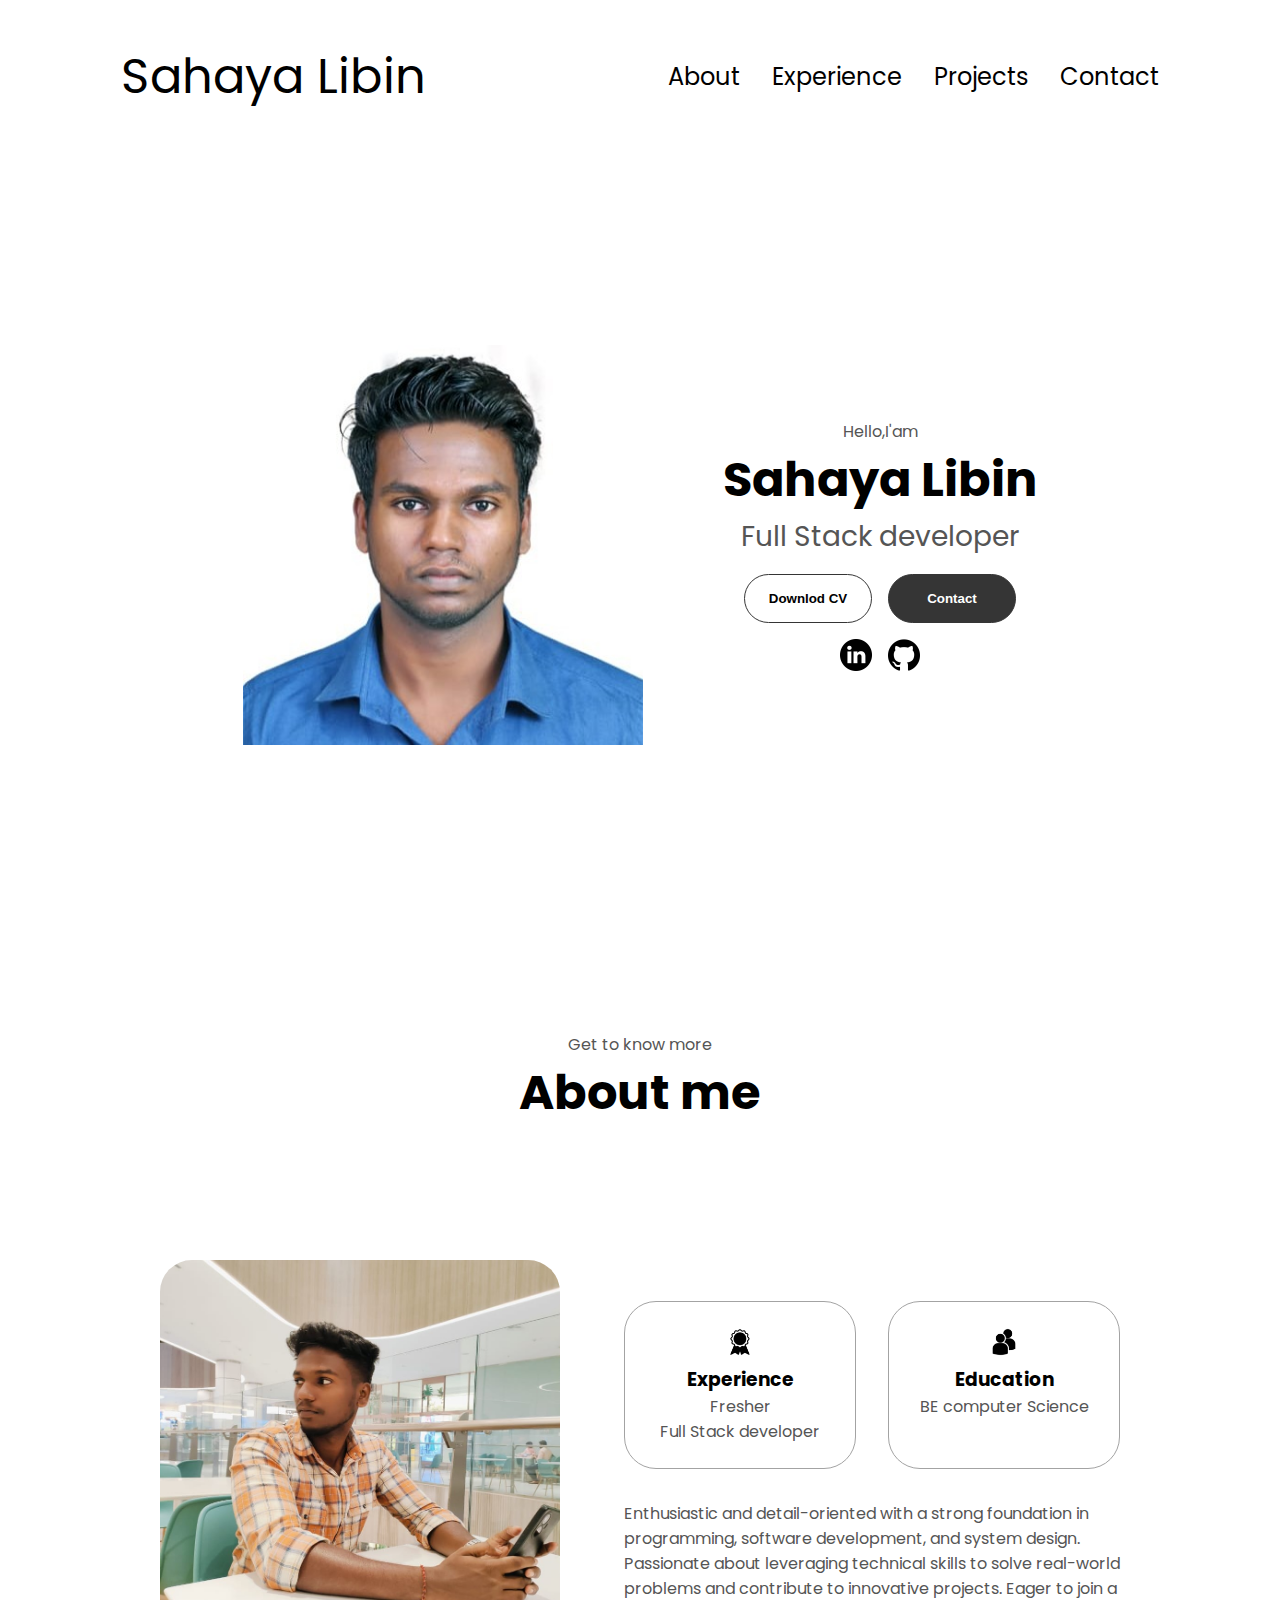
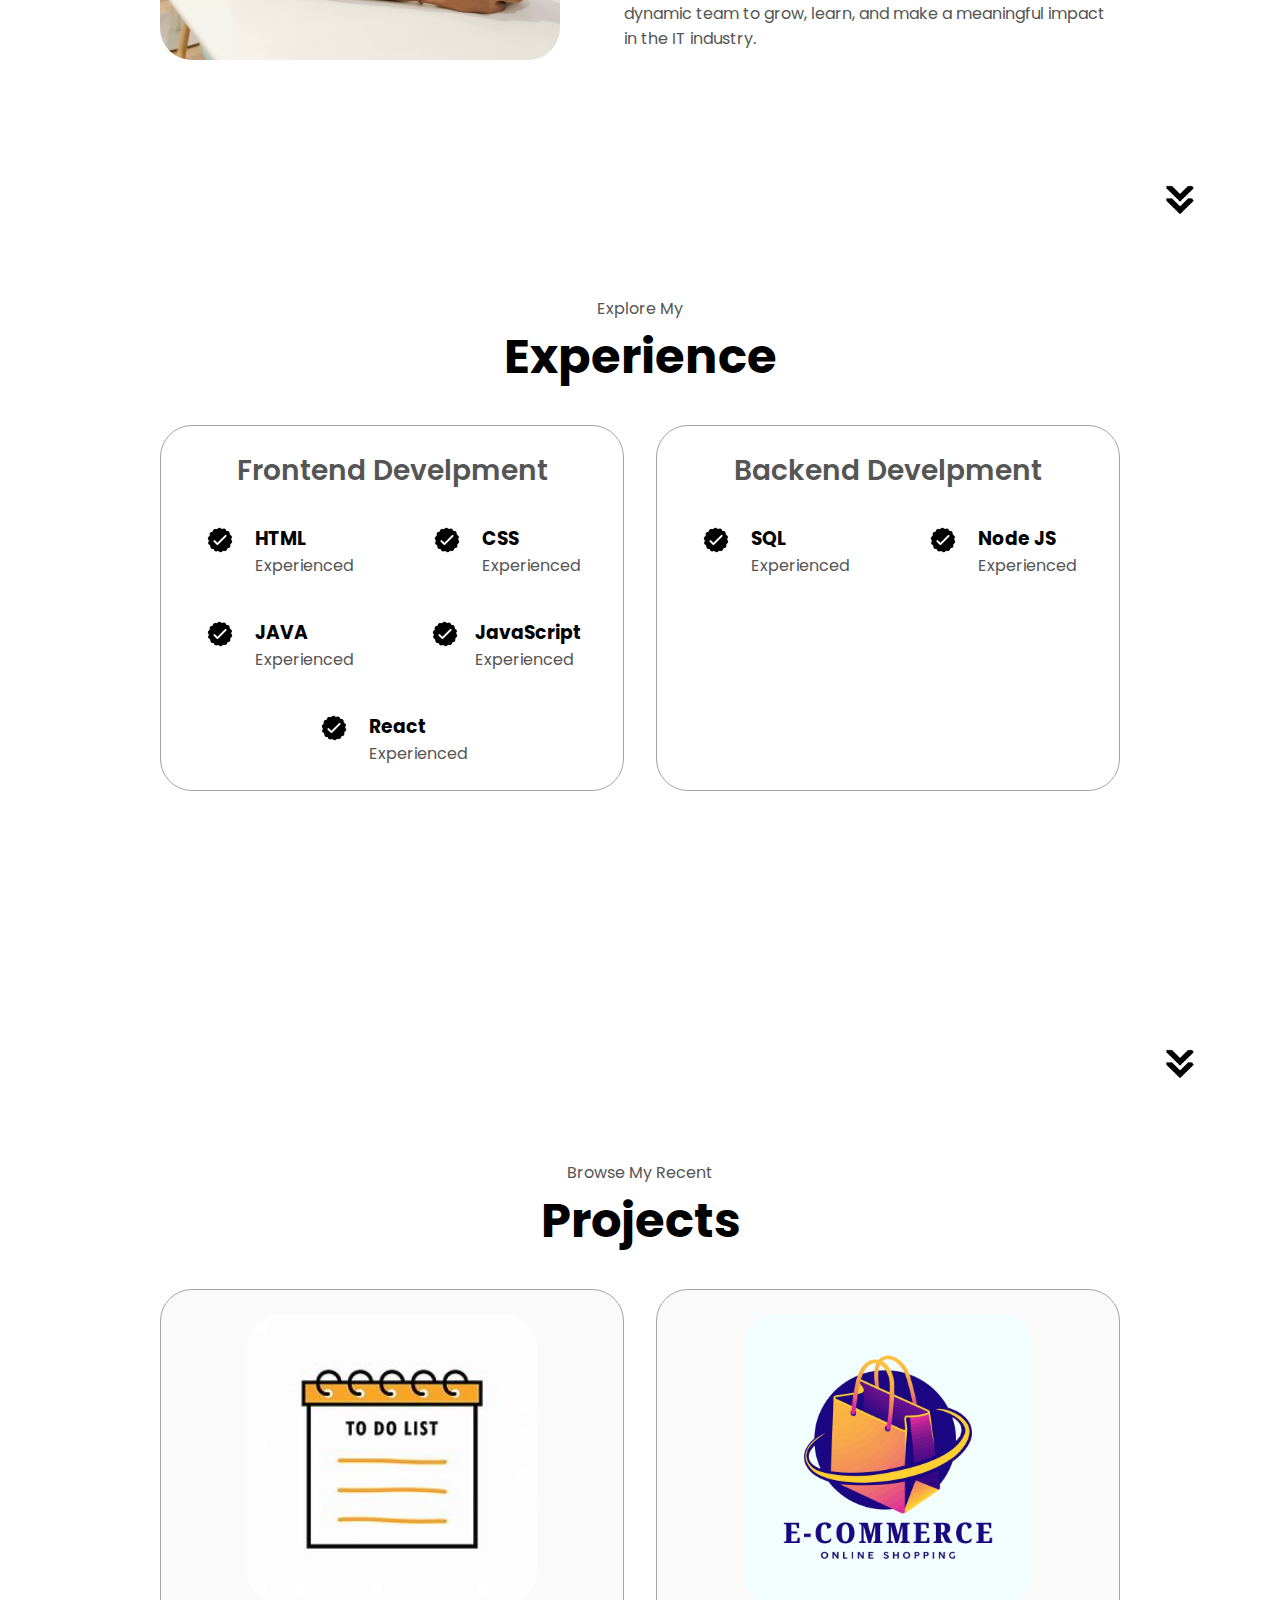
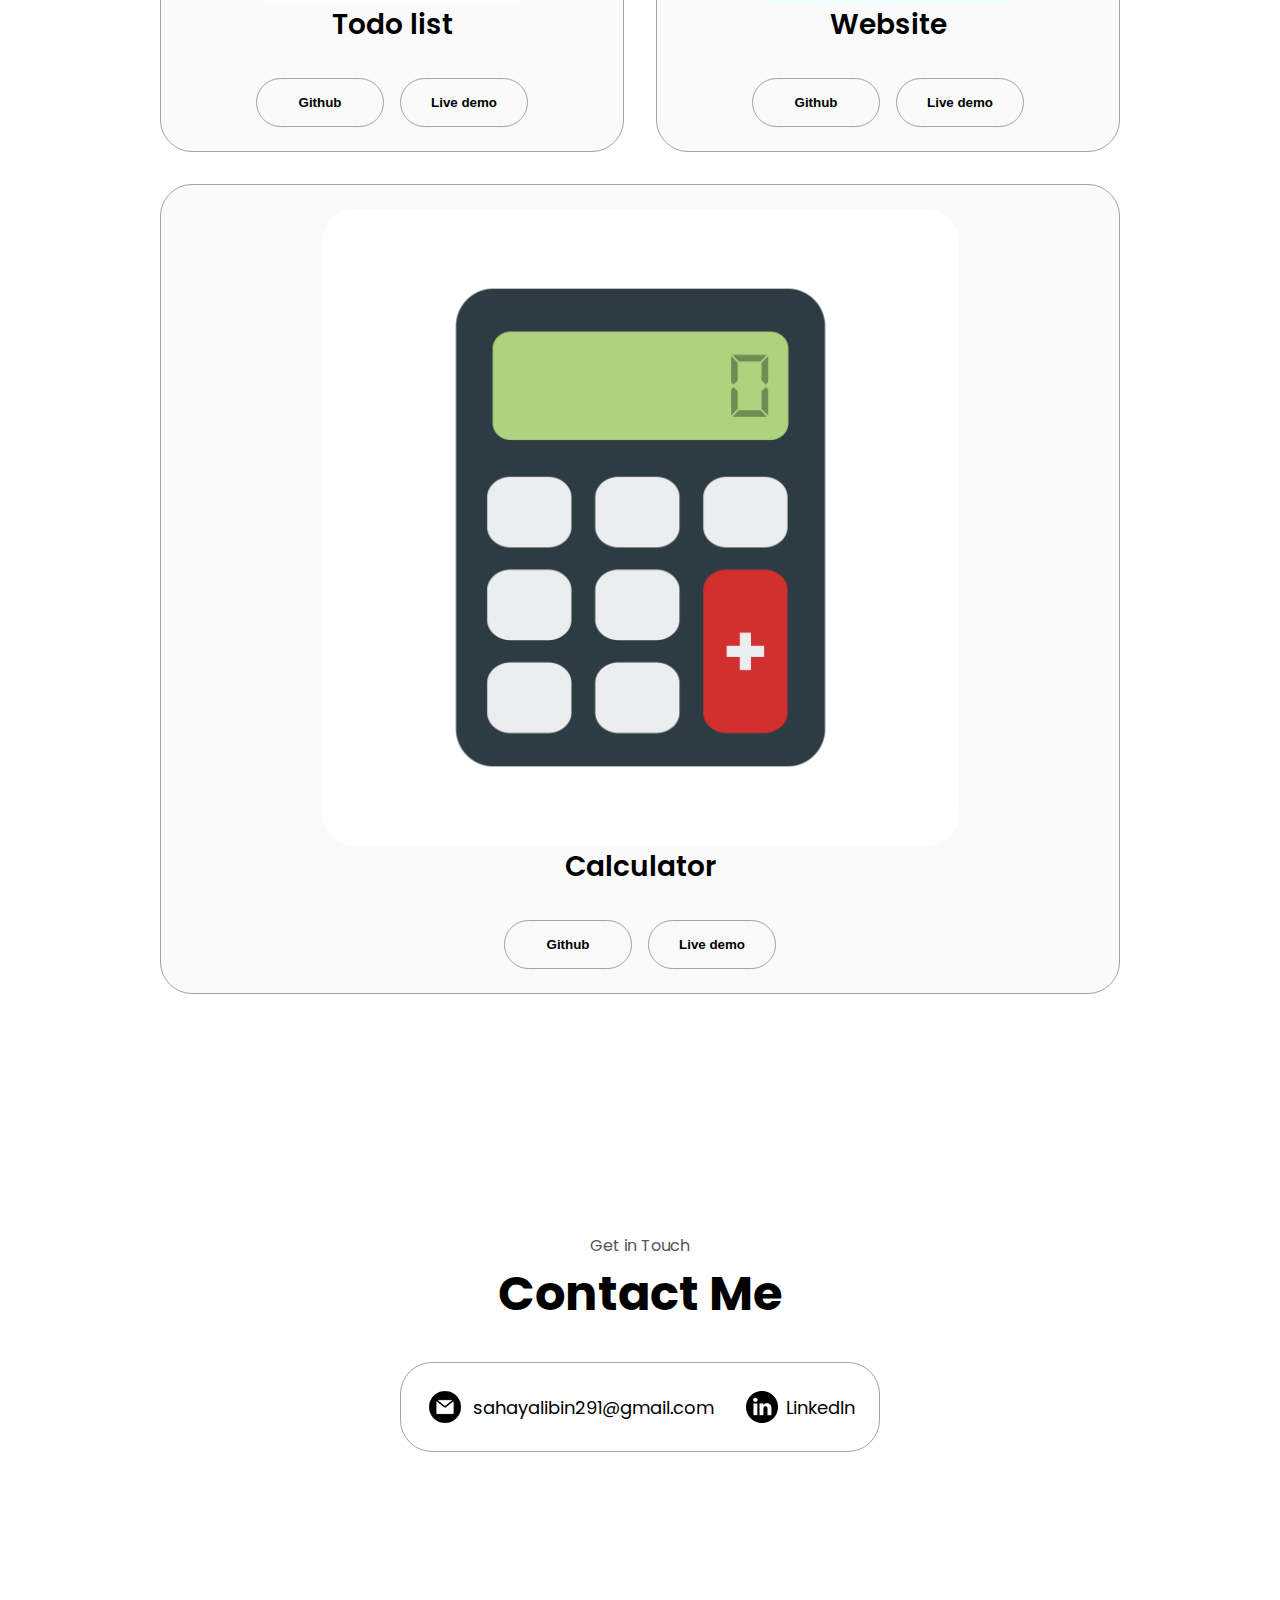
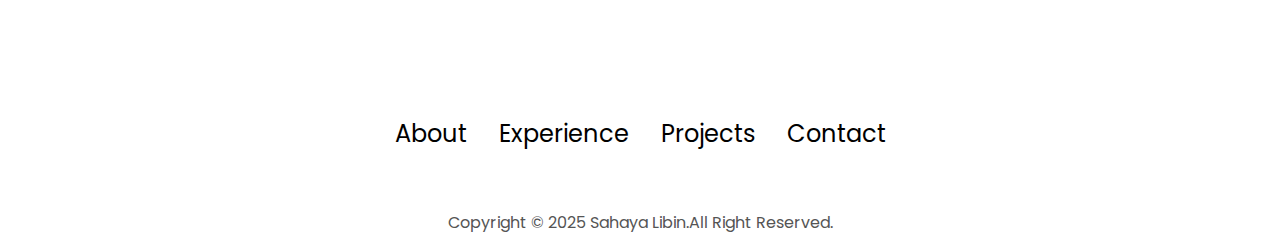
<file: index.html>
<!DOCTYPE html>
<html lang="en">
<head>
    <meta charset="UTF-8">
    <meta name="viewport" content="width=device-width, initial-scale=1.0">
    <title>Portfolio</title>
    <link rel="stylesheet" href="style.css">
    <link rel="stylesheet" href="mediaquery.css">
    <link href="https://fonts.googleapis.com/css2?family=Poppins:ital,wght@0,100;0,200;0,300;0,400;0,500;0,600;0,700;0,800;0,900;1,100;1,200;1,300;1,400;1,500;1,600;1,700;1,800;1,900&display=swap" rel="stylesheet">
</head>
<body>
    <nav id="desktop-nav">
        <div class="logo">Sahaya Libin</div>
        <div>
            <ul class="nav-links">
                <li><a href="#about">About</a></li>
                <li><a href="#experience">Experience</a></li>
                <li><a href="#projects">Projects</a></li>
                <li><a href="#contact">Contact</a></li>
            </ul>
        </div>
    </nav>
    <nav id="hamburger-nav">
        <div class="logo">Sahaya Libin</div>
        <div class="hamburger-menu">
            <div class="hamburger-icon" onclick="togglemenu()">
                <span></span>
                <span></span>
                <span></span>
            </div>
            <div class="menu-links">
                <li><a href="#about" onclick="togglemenu()">About</a></li>
                <li><a href="#experience" onclick="togglemenu()">Experience</a></li>
                <li><a href="#projects" onclick="togglemenu()">Projects</a></li>
                <li><a href="#contact" onclick="togglemenu()">Contact</a></li>
            </div>
        </div>
    </nav>
 <section id="profile">
    <div class="section__pic-container">
        <img src="./assets/Sahaya libin .jpg" alt="Sahayalibin profile picture">
    </div>
    <div class="section__text">
        <p class="section__text__p1">Hello,I'am</p>
        <h1 class="title">Sahaya Libin</h1>
        <p class="section__text__p2">Full Stack developer</p>
        <div class="btn-container">
            <button class="btn-color-2" onclick="window.open('assets/Sahaya Libin (1).pdf')">Downlod CV</button>
            <button class="btn-color-1" onclick="document.getElementById('contact').scrollIntoView({ behavior: 'smooth' });">Contact</button>
        </div>
        <div id="social-container">
            <img src="./assets/linkedin.png" alt="my linkedIn profile" class="icon" onclick="location.href='https://www.linkedin.com/in/sahaya-libin-b720b4324?utm_source=share&utm_campaign=share_via&utm_content=profile&utm_medium=android_app'">
            <img src="./assets/github.png" alt="my github profile" class="icon" onclick="location.href='https://github.com/Libin2004'">
        </div>


    </div>
 
 </section>
 <section id="about">
    <p class="section__text__p1">Get to know more</p>
    <h1 class="title">About me</h1>
    <div class="section-container">
        <div class="section__pic-container">
            <img src="./assets/sahaya libin2.jpg" alt="profile pic" class="about-pic">

        </div>
        <div class="about-details-container">
            <div class="about-containers">
                <div class="details-container">
                    <img src="./assets/experience.png" alt="experience icon" class="icon">
                    <h3>Experience</h3>
                    <p>Fresher <br> Full Stack developer</p>
                </div>
                <div class="details-container">
                    <img src="./assets/education.png" alt="experience icon" class="icon">
                    <h3>Education</h3>
                    <p> BE computer Science</p>
                    
                </div>
            </div>
            <div class="text-containers">
<p>    Enthusiastic and detail-oriented  with a strong foundation in programming, software development, and system design. Passionate about leveraging technical skills to solve real-world problems and contribute to innovative projects. Eager to join a dynamic team to grow, learn, and make a meaningful impact in the IT industry.</p>
</div>
</div>   
</div>   
    <img src="./assets/arrow.png" alt="arrow icon" class="arrow" onclick="location.href='./#experience'">    

    
    <!-- <img src="./assets/arrow.png" alt="arrow down" class="icon-arrow" onclick="location.href='./experience'"> -->
 </section>
    
 <section id="experience">
    <p class="section__text__p1">Explore My</p>
    <h1 class="title"> Experience</h1>
    <div class="experience-details-container">
        <div class="about-containers">
            <div class="details-container">
                <h2 class="experience-sub-title">Frontend Develpment</h2>
                <div class="article-container">
                    <article>
                    <img src="./assets/checkmark.png" alt="experience icon" class="icon">
                    <div>
                        <h3>HTML</h3>
                        <p>Experienced</p>
                    </div>
                </article>
                    <article>
                    <img src="./assets/checkmark.png" alt="experience icon" class="icon">
                    <div>
                        <h3>CSS</h3>
                        <p>Experienced</p>
                    </div>
                </article>
                    <article>
                    <img src="./assets/checkmark.png" alt="experience icon" class="icon">
                    <div>
                        <h3>JAVA</h3>
                        <p>Experienced</p>
                    </div>
                </article>
                    <article>
                    <img src="./assets/checkmark.png" alt="experience icon" class="icon">
                    <div>
                        <h3>JavaScript</h3>
                        <p>Experienced</p>
                    </div>
                </article>
                    <article class="react">
                    <img src="./assets/checkmark.png" alt="experience icon" class="icon">
                    <div>
                        <h3>React</h3>
                        <p>Experienced</p>
                    </div>
                </article>
                  
                </div>
            </div>
            
            <div class="details-container">
                <h2 class="experience-sub-title">Backend Develpment</h2>
                <div class="article-container">
                    <article>
                    <img src="./assets/checkmark.png" alt="experience icon" class="icon">
                    <div>
                        <h3>SQL</h3>
                        <p>Experienced</p>
                    </div>
                </article>
                    <article>
                    <img src="./assets/checkmark.png" alt="experience icon" class="icon">
                    <div>
                        <h3>Node JS</h3>
                        <p>Experienced</p>
                    </div>
                
                </article>
                  
                   
                
            </div>

        </div>
    </div>
    <img src="./assets/arrow.png" alt="arrow icon" class="arrow" onclick="location.href='./#projects'">   
 </section>
<section id="projects">
    <p class="section__text__p1">Browse My Recent</p>
    <h1 class="title">Projects</h1>
    <div class="experience-details-container">
        <div class="about-containers">
        <div class="details-container color-container">
            <div class="article-container">
                
                <img src="./assets/todo.jpg" 
                alt="project-1" 
                class="project-img">
            </div>
            
            <h2 class="experience-sub-title project-title">Todo list</h2>
            <div class="btn-container">
                
                <button class="btn btn-color-2 project-btn" onclick="location.href='https://github.com/Libin2004/Booksky'">Github</button>
                <button class="btn btn-color-2 project-btn" onclick="location.href='booksky/indexs.html'">Live demo</button>
            </div>
        </div>
        <div class="details-container color-container">
            <div class="article-container">
                <img src="./assets/e commerce.webp" 
                alt="project-1" 
                class="project-img">
            </div>
            <h2 class="experience-sub-title project-title">Website</h2>
            <div class="btn-container">
                <button class="btn btn-color-2 project-btn" onclick="location.href='https://https://github.com/Libin2004/FottBkits'">Github</button>
                <button class="btn btn-color-2 project-btn" onclick="location.href='https://footbkiks.netlify.app'">Live demo</button>
            </div>
        </div>
        <div class="details-container color-container">
            <div class="article-container">
                <img src="./assets/calculator.jpg" 
                alt="project-1" 
                class="project-img">
            </div>
            <h2 class="experience-sub-title project-title">Calculator</h2>
            <div class="btn-container">
                <button class="btn btn-color-2 project-btn" onclick="location.href='https://https://github.com/Libin2004/calculator'">Github</button>
                <button class="btn btn-color-2 project-btn" onclick="location.href='https://rad-meerkat-df2bcd.netlify.app'">Live demo</button>
            </div>
        </div>

        </div>
       
    </div>
   
    <img src="./assets/arrow.png" alt="arrow icon" class="arrow" onclick="location.href='./#contact'">    
</section>
<section id="contact">
    <p class="section__text__p1"> Get in Touch</p>
    <h1 class="title">Contact Me</h1>
    <div class="contact-info-upper-container">
        <div class="contact-info-container">
            <img src="./assets/email.png" alt="email icon" class="icon contact-icon email-icon">
            <p><a href="mailto:sahayalibin291@gmail.com">sahayalibin291@gmail.com</a></p>
        </div>
        <div class="contact-info-container">
            <img src="./assets/linkedin.png" alt="linkedin icon" class="icon contact-icon">
            <p><a href="https://www.linkedin.com/in/sahaya-libin-b720b4324?utm_source=share&utm_campaign=share_via&utm_content=profile&utm_medium=android_app">LinkedIn</a></p>
        </div>
    </div>
</section>
<footer>
    <nav>
        <div class="nav-links-container">
            <ul class="nav-links">
                <li><a href="#about">About</a></li>
                <li><a href="#experience">Experience</a></li>
                <li><a href="#projects">Projects</a></li>
                <li><a href="#contact">Contact</a></li>
            </ul>
        </div>
    </nav>
    <p>Copyright &#169; 2025 Sahaya Libin.All Right Reserved.</p>
</footer>

    <script src="script.js"></script>
</body>
</html>
</file>
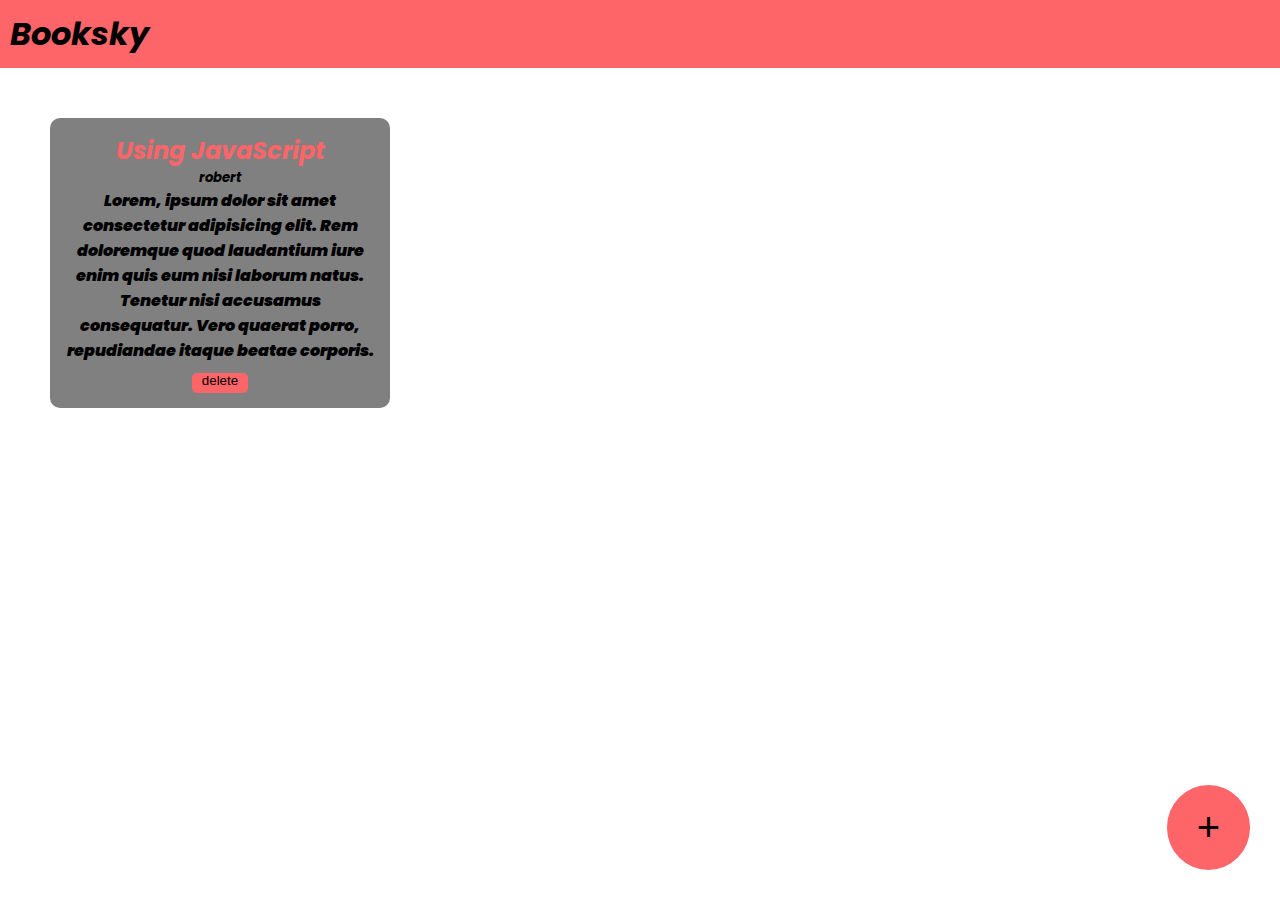
<file: booksky/indexs.html>
<!DOCTYPE html>
<html lang="en">
<head>
    <meta charset="UTF-8">
    <meta name="viewport" content="width=device-width, initial-scale=1.0">
    <title>Booksky</title>
    <link rel="stylesheet" href="style.css">
    <link rel="preconnect" href="https://fonts.googleapis.com">
<link rel="preconnect" href="https://fonts.gstatic.com" crossorigin>
<link href="https://fonts.googleapis.com/css2?family=Poppins:ital,wght@0,100;0,200;0,300;0,400;0,500;0,600;0,700;0,800;0,900;1,100;1,200;1,300;1,400;1,500;1,600;1,700;1,800;1,900&display=swap" rel="stylesheet">
</head>
<body>
    <div class="navbar">
<h1>Booksky</h1>
    </div>
    <div class="container">
        <div class="book-container">
         <h2>Using JavaScript</h2>
         <h5>robert</h5>
         <p>Lorem, ipsum dolor sit amet consectetur adipisicing elit. Rem doloremque quod laudantium iure enim quis eum nisi laborum natus. Tenetur nisi accusamus consequatur. Vero quaerat porro, repudiandae itaque beatae corporis.</p>
         <button onclick="deletebook(event)">delete</button>
        </div>
        
    </div>
<div class="popup-overlay"></div>
<div class="popupbox">
<h2>Add Book</h2>
<form action="">
    <input type="text" placeholder="Book Title" id="book-title-input">
    <input type="text" placeholder="Book Author" id="book-author-input">
    <textarea name="" placeholder="Short Description" id="book-description-input"></textarea>
    <button id="add-book">add</button>
    <button id="cancel" >cancel</button>
</form>
</div>

   
<button class="add-button" id="add-popup-button">+</button>
    <script src="script.js"></script>
</body>
</html>
</file>
<file: style.css>
*{
    margin: 0;
    padding: 0;
}
body{
    font-family: "Poppins", sans-serif;
}

html{
    scroll-behavior: smooth;
}

p{
    color: rgb(85, 85, 85);
}

a ,btn{
    transform: all 300ms ease;
}

/* desktop-nav */

nav,.nav-links{
    display: flex;
}

nav{
    justify-content: space-around;
    align-items: center;
    height: 17vh;
}

.nav-links{
    gap: 2rem;
    list-style: none;
    font-size: 1.5rem;

}
a{
    color: black;
    text-decoration: none;
    text-decoration-color: white;
}

a:hover{
    color: gray;
    text-decoration:underline ;
    text-underline-offset: 1rem;
    text-decoration-color:rgb(85, 85, 85) ;
}

.logo{
    font-size: 3rem;

}

.logo:hover{
    cursor: default;
}

/* hamburger */

#hamburger-nav{
    display: none;
}

.hamburger-menu{
    position: relative;
    display: inline-block;
}

.hamburger-icon{
    display: flex;
    flex-direction: column;
    justify-content: space-between;
    height: 24px;
    width: 30px;
    cursor: pointer;
}

.hamburger-icon span{
    width: 100%;
    height: 2px;
    background-color: black;
    transition: all 0.3 ease-in-out;
}

.menu-links{
    position: absolute;
    top: 100%;
    right: 0;
    background-color: white;
    width: fit-content;
    max-height: 0;
    overflow: hidden;
    transition:all 0.3 ease-in-out ;

}


.menu-links a{
    display: block;
    padding: 10px;
    text-align: center;
    font-size: 1.5rem;
    color: black;
    text-decoration: none;
    transition: all 0.3 ease-in-out;
}

.menu-links li{
    list-style: none;

}


.menu-links.open{
    max-height: 300px;
}

.hamburger-icon.open span:first-child{
transform: rotate(45deg) translate(10px,5px);
}
.hamburger-icon.open span:nth-child(2){
opacity: 0;
}
.hamburger-icon.open span:last-child{
transform: rotate(-45deg) translate(10px,-5px);
}

.hamburger-icon span:first-child{
    transform: none;
}
.hamburger-icon span:first-child{
 opacity: none;
}
.hamburger-icon span:first-child{
    transform: none;
}


/* section */

section {
    padding-top: 4vh;
    height: 96vh;
    margin: 0 10rem;
    box-sizing: border-box;
    min-height: fit-content;
}
.section-container{
    display: flex;
}

/* PROFILE SECTION */

#profile{
    display: flex;
    justify-content: center;
    gap: 5rem;
    height: 80vh;
}

.section__pic-container{
    display: flex;
    height: 400px;
    width: 400px;
    margin: auto 0;
}

.section__text{
    align-self: center;
    text-align: center;
}

.section__text p {
    font-weight: 600px;
}
 .section__text__p1{
    text-align: center;
    
 }
 .section__text__p2{
   font-size: 1.75rem;
   margin-bottom:1rem ;

 }

 .title{
    font-size: 3rem;
    text-align: center;

 }

 #social-container{
    display: flex;
    justify-content: center;
    margin-top: 1rem;
    gap: 1rem;
 }

 .icon{
    cursor: pointer;
    height: 2rem;
 }

/* button */


.btn-container{
    display: flex;
    justify-content: center;
    gap: 1rem;
}

button {
    font-weight: 600;
    transition: all 300ms ease;
    padding: 1rem;
    width: 8rem;
 border-radius: 2rem;

}


.btn-color-1,
.btn-color-2{
 border: rgb(53, 53, 53) 0.1rem solid;
}
.btn-color-1:hover,
.btn-color-2:hover{
cursor: pointer;

}
.btn-color-1,
.btn-color-2:hover{
    background: rgb(53,53,53);
    color: white;



}

.btn-color-1:hover{
    background: rgb(0,0,0);
}
.btn-color-2{
    background:none;
}
.btn-color-2:hover{
    border: rgb(255, 255, 255) 0.1rem solid;
}

.btn-container{
    gap: 1rem;
}

/* about */
#about{
    position: relative;
}


.about-containers{
    gap: 2rem ;
    margin-bottom: 2rem;
    margin-top: 2rem;
}

.about-details-container{
    justify-content: center;
    flex-direction: column;
 
}
.about-containers, .about-details-container{
    display: flex;


}

.about-pic{
    border-radius: 2rem;
    display: flex;
    height: 400px;
    width: 400px;
    margin: auto 0;

}

img.arrow {
    position: absolute;
    right: -5rem;
    bottom: 2.5rem;
    width: 40px;
}


.details-container{
    padding: 1.5rem;
    flex: 1;
    background: white;
    border-radius: 2rem;
    border: rgb(53,53,53) 0.1rem solid;
    border-color:rgb(163,163,163) ;
    text-align: center;
}

.section-container{
    gap: 4rem;
    height: 80%;
}
   

/* experience */

#experience{
    position: relative;
}

.experience-sub-title{
    color: rgb(85, 85, 85);
    font-weight: 600;
    font-size: 1.75rem;
    margin-bottom: 2rem;
}

.experience-details-container{
 display:flex ;
 justify-content: center;
 flex-direction: column;
}

.article-container{
    display: flex;
    text-align: initial;
    flex-wrap:wrap ;
    flex-direction: row;
    gap: 2.5rem;
    justify-content: space-around;
}

article {
    display: flex;
    width: 10rem;
    justify-content: space-around;
    gap: 0.5rem;
}

article .icon{
    cursor: default;
}

/* section */

#Projects{
    position: relative;
    
}

.color-container{
    border-color: rgb(163,163,163);
    background: rgb(250,250,250);
}

.project-img{
    border-radius: 2rem;
    width: 70%;
    height:70% ;
}

.project-title{
    color: black;
    margin:1 rem
  
}

.project-btn{
    color: black;
    border-color: rgb(163,163,163);
}





/* contact */

#contact{
    display: flex;
   justify-content: center;
   flex-direction: column;
   height: 70vh; 
}

.contact-info-upper-container{
  display: flex;
  justify-content: center;
  border-radius: 2rem;
    border: rgb(53, 53, 53)0.1rem solid;
    border-color: rgb(163,163,163);
    background: (250,250,250);
    margin: 2rem auto;
    padding: 0.5rem;
}


.contact-info-container{
    display: flex;
    align-items: center;
    justify-content: center;
    gap: 0.5rem;
    margin: 1rem;
}

.contact-info-container p{
    font-size: large;
}

.contact-icon{
    cursor:default;
   
}

.email-icon{
    height: 2.5rem;
}
img.arrow {
    position: absolute;
    right: -5rem;
    bottom: 2.5rem;
    width: 40px;
}

/* footer */

footer{
    height: 26hv;
    margin: 0.1rem ;
}

footer p{
    text-align: center;
}
</file>
<file: mediaquery.css>
@media screen and (max-width: 1400px) {
#profile{
   height: 83vh;
   margin-bottom: 6rem;
}
.about-containers{
   flex-wrap: wrap;
}
}
@media screen and (max-width: 1200px) {
   #desktop-nav{
    display: none;

   }
   #hamburger-nav {
    display: flex;
   }
   #experience, .experience-details-container{
      margin-top: 2rem;
   }
   #profile,.section-container{
      display: block;
   }
   .arrow {
      display: none;
   }

   section, .section-container{
      height: fit-content;
   }
   section{
      margin: 0.5%;
   }
.section__pic-container{
   width: 275px;
   height: 275px;
   margin: 0 auto 2rem;
}

.about-container{
   margin-top: 0;
}

}

@media screen and (max-width: 600px) {
  
#contact,footer{
   height: 40hv;
   margin-bottom: 0;
}
article{
   font-size: 1rem;
}
footer nav{
   height: fit-content;
   margin-bottom: 2rem;
}
.about-containers,.contact-info-upper-container,.btn-container{
   flex-wrap: wrap;
}

.contact-info-container{
   margin: 0;
}

.contact-info-container p, .nav-links li a{
   font-size: 1rem;
}

.experience-sub-title{
   font-size: 1.25rem;
   
}

.logo{
   font-size: 1.5rem;
}
.nav-links{
   flex-direction: column;
   gap: 0.5rem;
   text-align: center;
}
.section__pic-container{
   width: auto;
   height: 46vw;
   justify-content: center;
}
.section__text__p2{
   font-size: 1.25rem;
}

.title{
   font-size: 2rem;
}

.text-container{
   text-align: justify;
}


}
</file>
<file: booksky/style.css>
*{
    margin: 0;
    padding: 0;
}
body{
    font-family: "Poppins", sans-serif;
    font-weight: 900;
    font-style: italic;
}
.navbar{
    background-color: #fd6569;
    padding: 10px;
}
.container{
    padding: 20px;
}

.book-container{
    text-align: center;
    padding: 15px;
    width: 25%;
    background-color: gray;
   border-radius: 10px;
   margin: 30px;
   display: inline-block;
   vertical-align: top;
}
.book-container h2{
    color: #fd6569;
}
.book-container button{
    background-color: #fd6569;
    color: black;
    border-radius: 5px;
    padding-bottom: 5px;
    padding-left: 10px;
    padding-right: 10px;
    border: none;
    margin-top: 10px;
}

.add-button{
    background-color: #fd6569;
    color: black;
    border-radius: 100%;
    padding-top: 20px;
    padding-bottom: 20px;
    padding-left: 30px;
    padding-right:  30px; 
    font-size: 40px;
    border: none;
    position: fixed;
    bottom: 30px;
    right: 30px; ;
    
}
.popup-overlay{
    background-color: black;
    opacity: 0.8;
    position: absolute;
    width: 100%;
    height: 100%;
    top: 0;
    left: 0;
    z-index: 1;
    display: none;
}

.popupbox{
    background-color: #fd6569;
    width: 40%;
    padding: 40px;
    border-radius: 10px;
    position: absolute;
    top: 20%;
    left: 28%;
    z-index: 2;
    display: none;
}

.popupbox input{
    background: transparent;
    border: none;
    width: 100%;
    margin: 5px;
    padding: 5px;
    font-size: 20px;
    border-bottom: solid black 2px;
}

.popupbox textarea{
    background: transparent;
   
    width: 100%;
    margin: 5px;
    padding: 5px;
    font-size: 20px;
    border: solid black 2px;
}

.popupbox input::placeholder{
    color: black;
}

.popupbox textarea::placeholder{
    color: black;
}

.popupbox button{
    background-color: black;
    padding-right: 20px;
    padding-left: 20px;
    border: none;
    padding-top: 10px;
    padding-bottom: 10px;
    color: white;
    margin: 5px;
    border-radius: 10px;
}
 
.popupbox input:focus{
 outline: none;
}

.popupbox textarea:focus{
    outline: none;
   }
</file>
